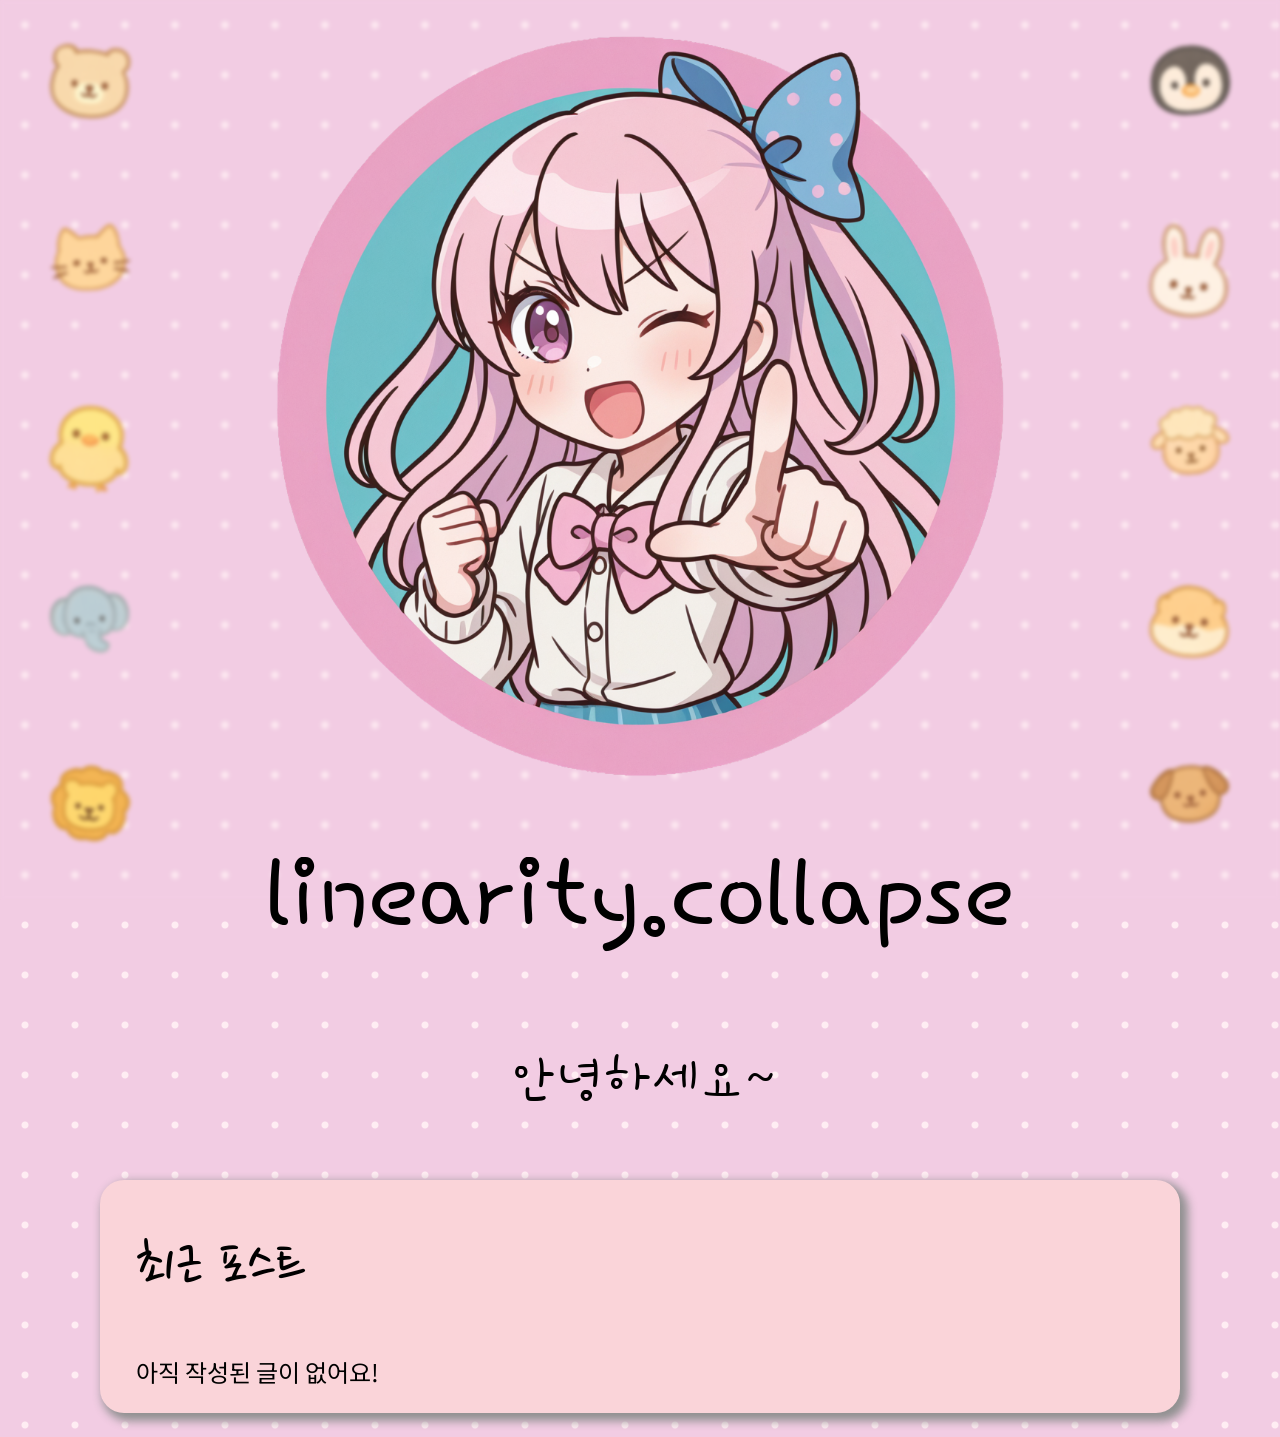
<file: index.html>
<!doctype html>
<html>
  <head>
    <meta charset="utf-8">
    <meta content="width=device-width, initial-scale=1" name="viewport">
    <link href="/styles/main.css" rel="preload">
    <link href="https://fonts.googleapis.com" rel="preconnect">
    <link crossorigin href="https://fonts.gstatic.com" rel="preconnect">
    <link href="https://fonts.googleapis.com/css2?family=Hi+Melody&family=Nanum+Pen+Script&family=Noto+Sans+KR:wght@100..900&family=Roboto+Flex:opsz,wght@8..144,100..1000&display=swap" rel="stylesheet">
    <link href="/styles/main.css" rel="stylesheet">
    <title>Main Page</title>
    <link href="/styles/mainpage.css" rel="stylesheet">
  </head>
  <body>
    <div>
      <div class="page-title-div">
        <div class="profile-pic-container">
          <image src="/static/img/profilepic.png">
        </div>
        <div class="page-intro-div">
          <p class="hi-melody-regular page-intro-title-text">
            linearity.collapse
          </p>
          <p class="hi-melody-regular page-intro-text">
            안녕하세요~
          </p>
        </div>
      </div>
      <div class="centered-div">
        <div class="latest-posts-div">
          <h2 class="nanum-pen-script-regular">최근 포스트</h2>
          <p class="noto-sans-kr">
            아직 작성된 글이 없어요!
          </p>
        </div>
      </div>
    </div>
    <div class="background-drawing">
      <image src="/static/img/bear.png">
      <image src="/static/img/cat.png">
      <image src="/static/img/chicken2.png">
      <image src="/static/img/elephant.png">
      <image src="/static/img/lion.png">
      <image src="/static/img/penguin.png">
      <image src="/static/img/rabbit.png">
      <image src="/static/img/sheep.png">
      <image src="/static/img/shibadog.png">
      <image src="/static/img/dog.png">
    </div>
    <div class="background-blur"></div>
  </body>
</html>
</file>
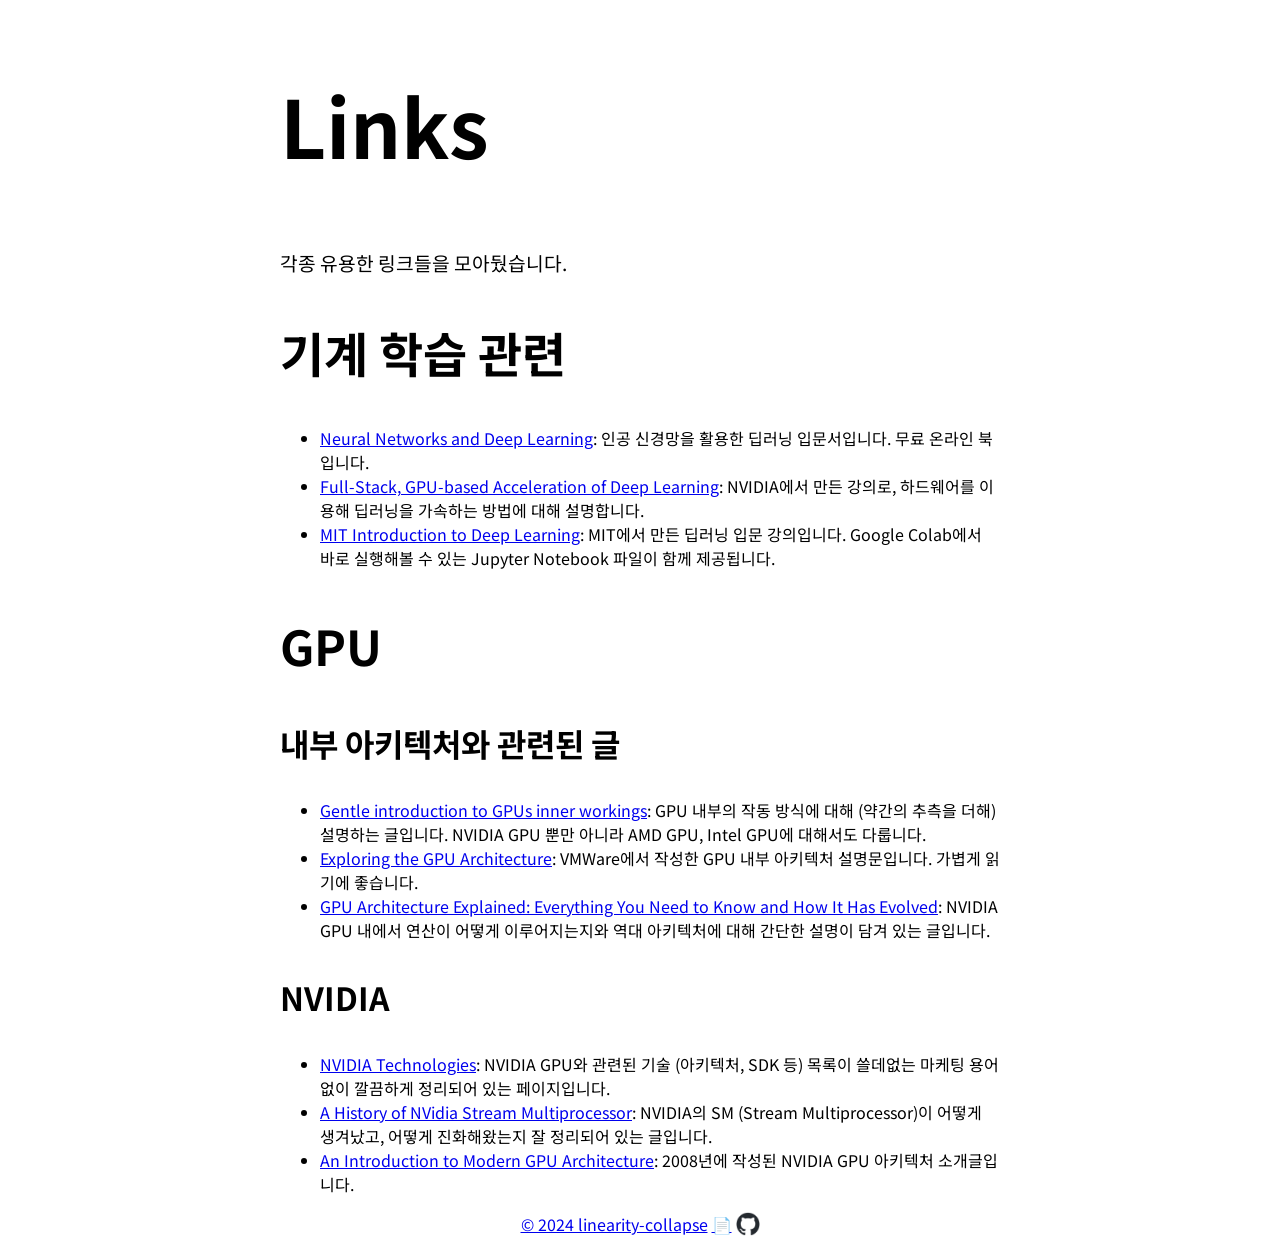
<file: links/index.html>
<!doctype html>
<html>
  <head>
    <meta charset="utf-8">
    <meta name="viewport" content="width=device-width, initial-scale=1" />
    <title>Links</title>
    <link rel="stylesheet" href="/static/css/globals.css">
  </head>
  <body>
    <main>
      <article class="main-article">
        <h1>Links</h1>
        <p>각종 유용한 링크들을 모아뒀습니다.</p>
        <section>
          <h2>기계 학습 관련</h2>
          <ul>
            <li>
              <a href="http://neuralnetworksanddeeplearning.com/">Neural Networks and Deep Learning</a>:
              인공 신경망을 활용한 딥러닝 입문서입니다. 무료 온라인 북입니다.
            </li>
            <li>
              <a href="https://nvlabs.github.io/EfficientDL/">Full-Stack, GPU-based Acceleration of Deep Learning</a>:
              NVIDIA에서 만든 강의로, 하드웨어를 이용해 딥러닝을 가속하는 방법에 대해 설명합니다.
            </li>
            <li>
              <a href="http://introtodeeplearning.com/">MIT Introduction to Deep Learning</a>:
              MIT에서 만든 딥러닝 입문 강의입니다. Google Colab에서 바로 실행해볼 수 있는 Jupyter Notebook 파일이 함께 제공됩니다.
            </li>
          </ul>
        </section>
        <section>
          <h2>GPU</h2>
          <h3>내부 아키텍처와 관련된 글</h3>
          <ul>
            <li>
              <a href="https://vksegfault.github.io/posts/gentle-intro-gpu-inner-workings/">Gentle introduction to GPUs inner workings</a>:
              GPU 내부의 작동 방식에 대해 (약간의 추측을 더해) 설명하는 글입니다. NVIDIA GPU 뿐만 아니라 AMD GPU, Intel GPU에 대해서도 다룹니다.
            </li>
            <li>
              <a href="https://core.vmware.com/resource/exploring-gpu-architecture">Exploring the GPU Architecture</a>:
              VMWare에서 작성한 GPU 내부 아키텍처 설명문입니다. 가볍게 읽기에 좋습니다.
            </li>
            <li>
              <a href="https://www.cherryservers.com/blog/everything-you-need-to-know-about-gpu-architecture">GPU Architecture Explained: Everything You Need to Know and How It Has Evolved</a>:
              NVIDIA GPU 내에서 연산이 어떻게 이루어지는지와 역대 아키텍처에 대해 간단한 설명이 담겨 있는 글입니다.
            </li>
          </ul>
          <h3>NVIDIA</h3>
          <ul>
            <li>
              <a href="https://www.nvidia.com/en-us/technologies/">NVIDIA Technologies</a>:
              NVIDIA GPU와 관련된 기술 (아키텍처, SDK 등) 목록이 쓸데없는 마케팅 용어 없이 깔끔하게 정리되어 있는 페이지입니다.
            </li>
            <li>
              <a href="https://fabiensanglard.net/cuda/">A History of NVidia Stream Multiprocessor</a>:
              NVIDIA의 SM (Stream Multiprocessor)이 어떻게 생겨났고, 어떻게 진화해왔는지 잘 정리되어 있는 글입니다.
            </li>
            <li>
              <a href="https://download.nvidia.com/developer/cuda/seminar/TDCI_Arch.pdf">An Introduction to Modern GPU Architecture</a>:
              2008년에 작성된 NVIDIA GPU 아키텍처 소개글입니다.
            </li>
          </ul>
        </section>
      </article>
    </main>
    <footer>
      <p class="footer-copyright">
        <a href="/">© 2024 linearity-collapse</a>
        <a href="/pages.html">&#x0001f4c4;</a>
        <a href="https://github.com/linearity-collapse">
          <img src="/static/img/github-mark.png" width="24" height="24" style="vertical-align: bottom;">
        </a>
      </p>
    </footer>
  </body>
</html>
</file>
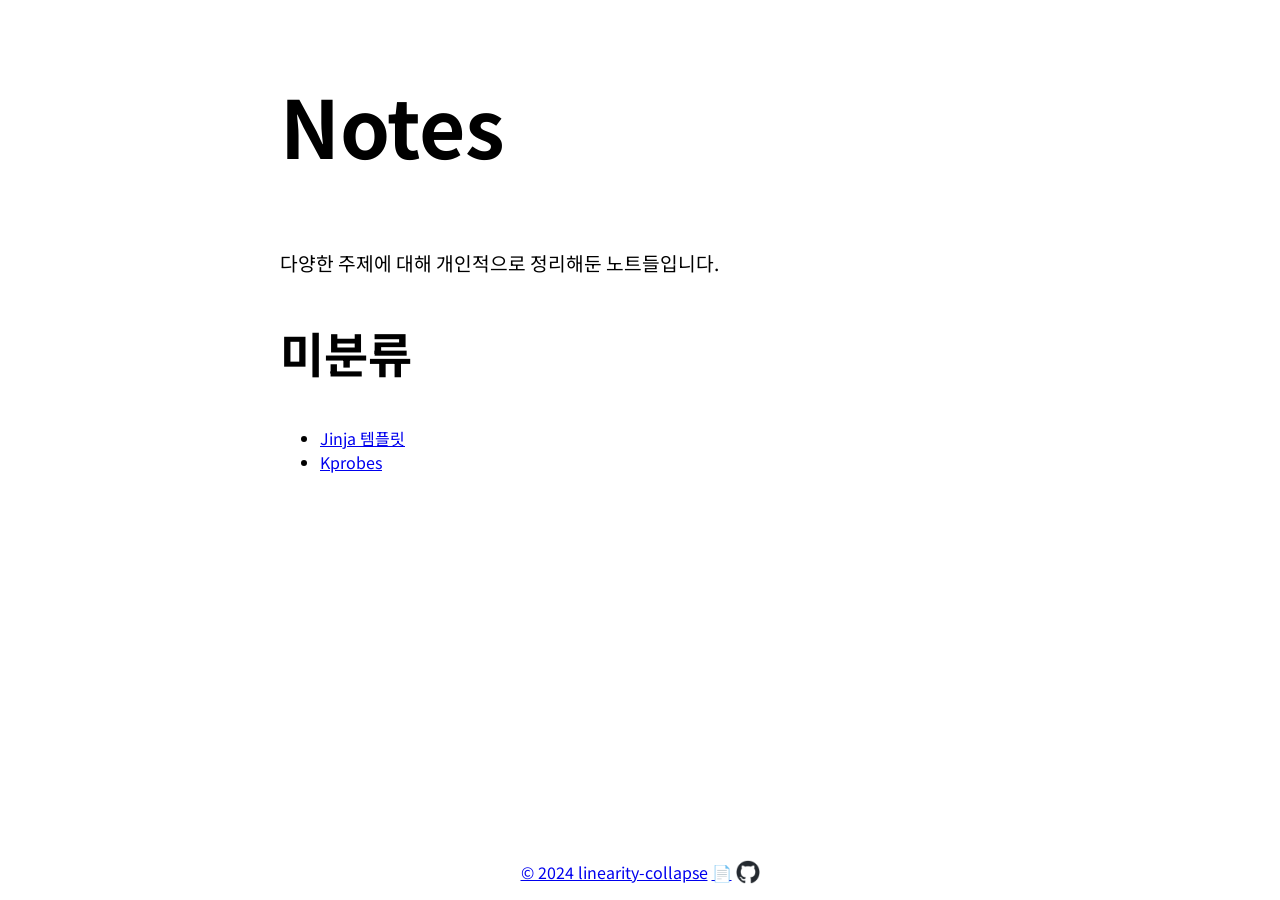
<file: notes/index.html>
<!doctype html>
<html>
  <head>
    <meta charset="utf-8">
    <meta name="viewport" content="width=device-width, initial-scale=1" />
    <title>Notes</title>
    <link rel="stylesheet" href="/static/css/globals.css">
  </head>
  <body>
    <main>
      <article class="main-article">
        <h1>Notes</h1>
        <p>다양한 주제에 대해 개인적으로 정리해둔 노트들입니다.</p>
        <section>
          <h2>미분류</h2>
          <ul>
            <li>
              <a href="./jinja/">Jinja 템플릿</a>
            </li>
            <li>
              <a href="./kprobes/">Kprobes</a>
            </li>
          </ul>
        </section>
      </article>
    </main>
    <footer>
      <p class="footer-copyright">
        <a href="/">© 2024 linearity-collapse</a>
        <a href="/pages.html">&#x0001f4c4;</a>
        <a href="https://github.com/linearity-collapse">
          <img src="/static/img/github-mark.png" width="24" height="24" style="vertical-align: bottom;">
        </a>
      </p>
    </footer>
  </body>
</html>
</file>
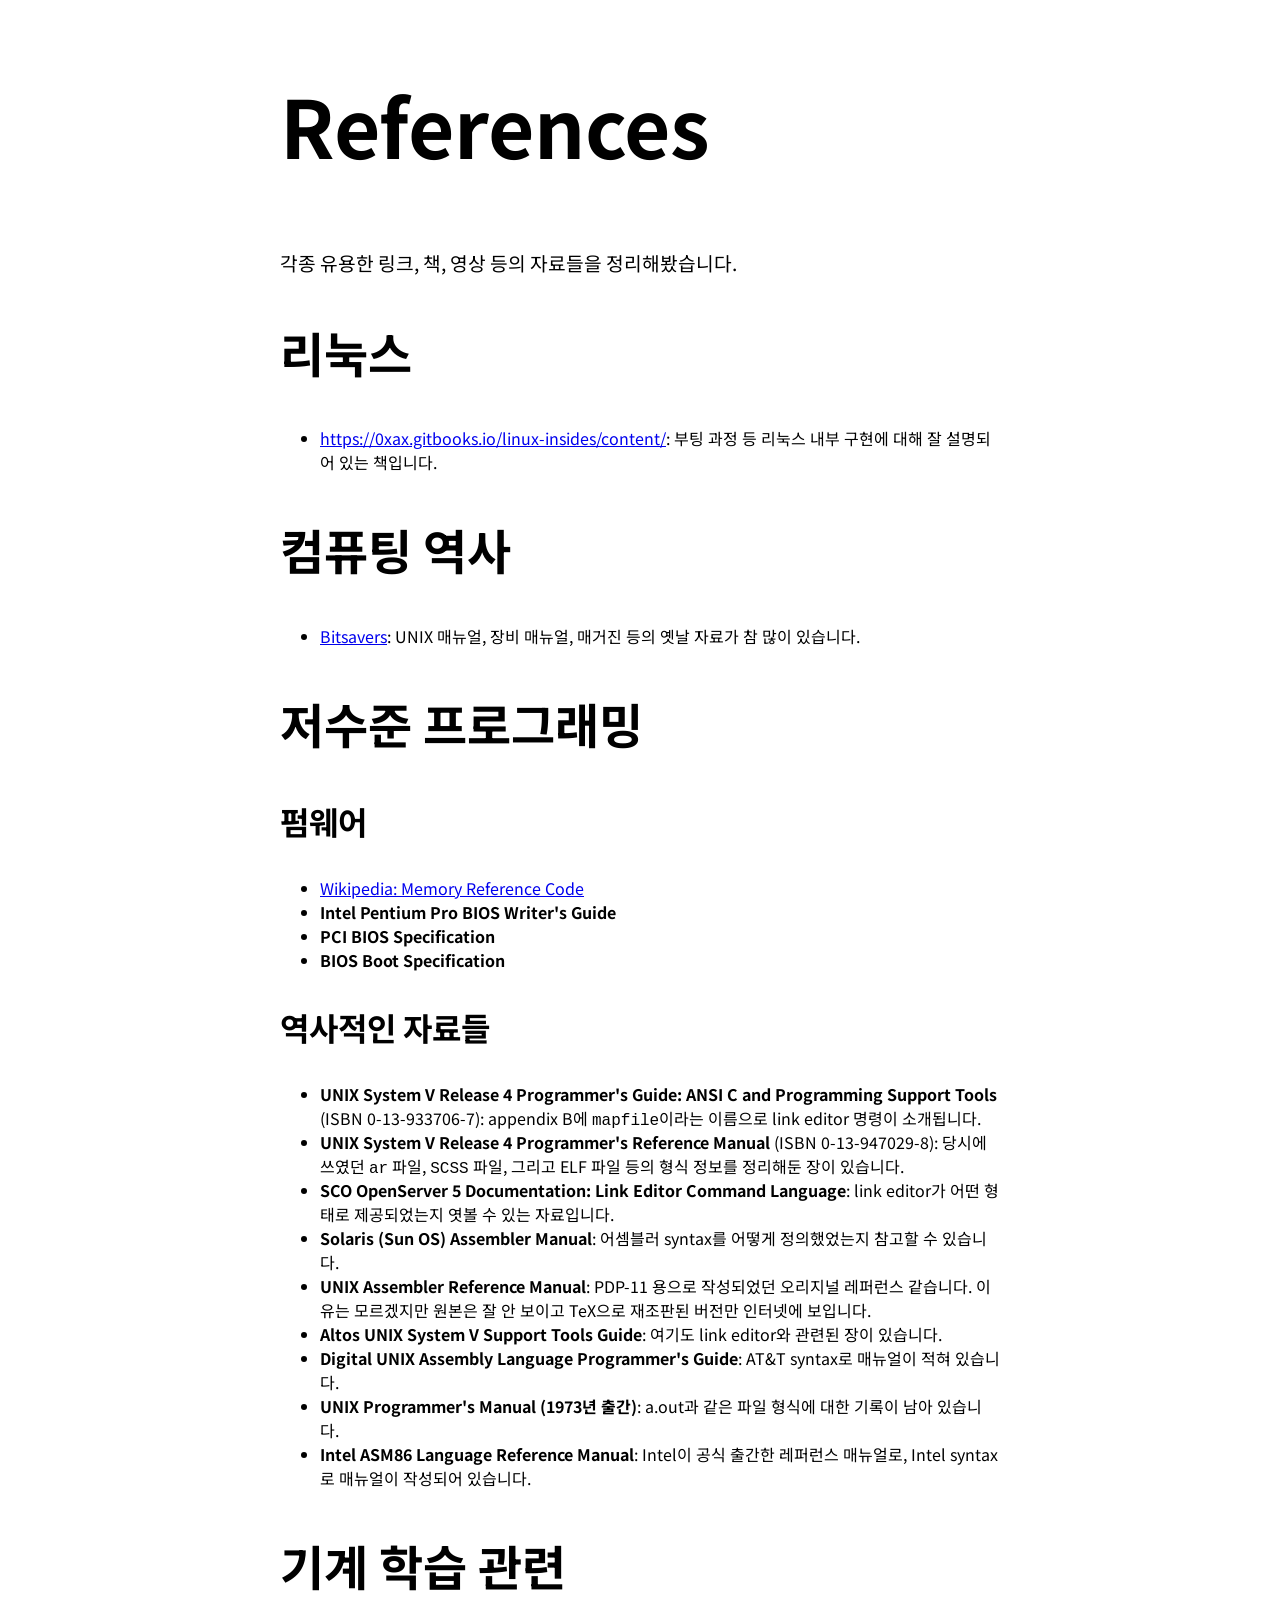
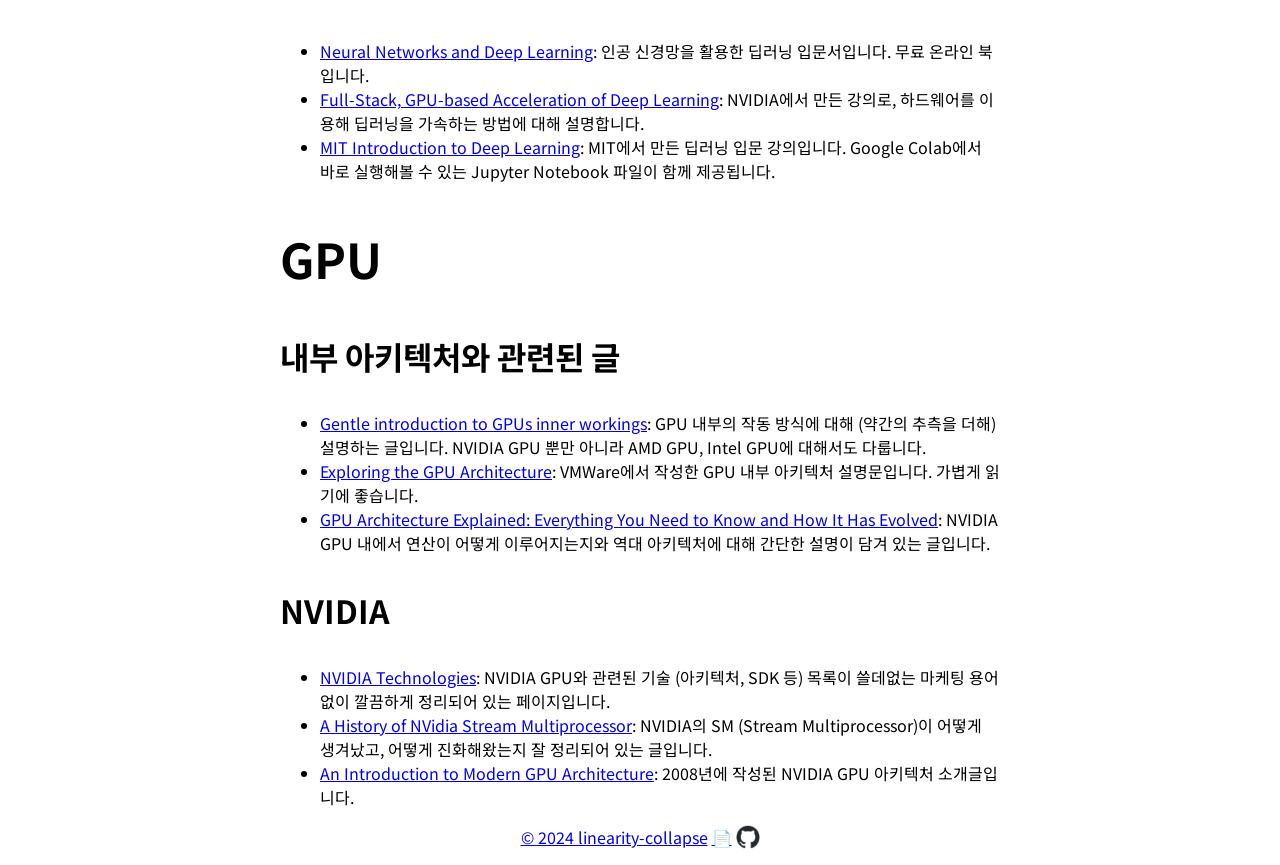
<file: references/index.html>
<!doctype html>
<html>
  <head>
    <meta charset="utf-8">
    <meta name="viewport" content="width=device-width, initial-scale=1" />
    <title>References</title>
    <link rel="stylesheet" href="/static/css/globals.css">
  </head>
  <body>
    <main>
      <article class="main-article">
        <h1>References</h1>
        <p>각종 유용한 링크, 책, 영상 등의 자료들을 정리해봤습니다.</p>
        <section>
          <h2>리눅스</h2>
          <ul>
            <li>
              <a href="https://0xax.gitbooks.io/linux-insides/content/">https://0xax.gitbooks.io/linux-insides/content/</a>:
              부팅 과정 등 리눅스 내부 구현에 대해 잘 설명되어 있는 책입니다.
            </li>
          </ul>
      
          <h2>컴퓨팅 역사</h2>
          <ul>
            <li>
              <a href="https://bitsavers.org/">Bitsavers</a>:
              UNIX 매뉴얼, 장비 매뉴얼, 매거진 등의 옛날 자료가 참 많이 있습니다.
            </li>
          </ul>
      
          <h2>저수준 프로그래밍</h2>
          <h3>펌웨어</h3>
          <ul>
            <li>
              <a href="https://en.wikipedia.org/wiki/Memory_Reference_Code">Wikipedia: Memory Reference Code</a>
            </li>
            <li>
              <strong>Intel Pentium Pro BIOS Writer's Guide</strong>
            </li>
            <li>
              <strong>PCI BIOS Specification</strong>
            </li>
            <li>
              <strong>BIOS Boot Specification</strong>
            </li>
          </ul>
      
          <h3>역사적인 자료들</h3>
          <ul>
            <li>
              <strong>UNIX System V Release 4 Programmer's Guide: ANSI C and Programming Support Tools</strong>
              <span>(ISBN 0-13-933706-7)</span>:
              appendix B에 <code>mapfile</code>이라는 이름으로 link editor 명령이 소개됩니다.
            </li>
            <li>
              <strong>UNIX System V Release 4 Programmer's Reference Manual</strong>
              <span>(ISBN 0-13-947029-8)</span>:
              당시에 쓰였던 <code>ar</code> 파일, <code>SCSS</code> 파일, 그리고 ELF
              파일 등의 형식 정보를 정리해둔 장이 있습니다.
            </li>
            <li>
              <strong>SCO OpenServer 5 Documentation: Link Editor Command Language</strong>:
              link editor가 어떤 형태로 제공되었는지 엿볼 수 있는 자료입니다.
            </li>
            <li>
              <strong>Solaris (Sun OS) Assembler Manual</strong>:
              어셈블러 syntax를 어떻게 정의했었는지 참고할 수 있습니다.
            </li>
            <li>
              <strong>UNIX Assembler Reference Manual</strong>:
              PDP-11 용으로 작성되었던 오리지널 레퍼런스 같습니다. 이유는 모르겠지만
              원본은 잘 안 보이고 TeX으로 재조판된 버전만 인터넷에 보입니다.
            </li>
            <li>
              <strong>Altos UNIX System V Support Tools Guide</strong>:
              여기도 link editor와 관련된 장이 있습니다.
            </li>
            <li>
              <strong>Digital UNIX Assembly Language Programmer's Guide</strong>:
              AT&amp;T syntax로 매뉴얼이 적혀 있습니다.
            </li>
            <li>
              <strong>UNIX Programmer's Manual (1973년 출간)</strong>:
              a.out과 같은 파일 형식에 대한 기록이 남아 있습니다.
            </li>
            <li>
              <strong>Intel ASM86 Language Reference Manual</strong>:
              Intel이 공식 출간한 레퍼런스 매뉴얼로, Intel syntax로 매뉴얼이 작성되어 있습니다.
            </li>
          </ul>
      
          <h2>기계 학습 관련</h2>
          <ul>
            <li>
              <a href="http://neuralnetworksanddeeplearning.com/">Neural Networks and Deep Learning</a>:
              인공 신경망을 활용한 딥러닝 입문서입니다. 무료 온라인 북입니다.
            </li>
            <li>
              <a href="https://nvlabs.github.io/EfficientDL/">Full-Stack, GPU-based Acceleration of Deep Learning</a>:
              NVIDIA에서 만든 강의로, 하드웨어를 이용해 딥러닝을 가속하는 방법에 대해 설명합니다.
            </li>
            <li>
              <a href="http://introtodeeplearning.com/">MIT Introduction to Deep Learning</a>:
              MIT에서 만든 딥러닝 입문 강의입니다. Google Colab에서 바로 실행해볼 수 있는 Jupyter Notebook 파일이 함께 제공됩니다.
            </li>
          </ul>
        </section>
        <section>
          <h2>GPU</h2>
          <h3>내부 아키텍처와 관련된 글</h3>
          <ul>
            <li>
              <a href="https://vksegfault.github.io/posts/gentle-intro-gpu-inner-workings/">Gentle introduction to GPUs inner workings</a>:
              GPU 내부의 작동 방식에 대해 (약간의 추측을 더해) 설명하는 글입니다. NVIDIA GPU 뿐만 아니라 AMD GPU, Intel GPU에 대해서도 다룹니다.
            </li>
            <li>
              <a href="https://core.vmware.com/resource/exploring-gpu-architecture">Exploring the GPU Architecture</a>:
              VMWare에서 작성한 GPU 내부 아키텍처 설명문입니다. 가볍게 읽기에 좋습니다.
            </li>
            <li>
              <a href="https://www.cherryservers.com/blog/everything-you-need-to-know-about-gpu-architecture">GPU Architecture Explained: Everything You Need to Know and How It Has Evolved</a>:
              NVIDIA GPU 내에서 연산이 어떻게 이루어지는지와 역대 아키텍처에 대해 간단한 설명이 담겨 있는 글입니다.
            </li>
          </ul>
          <h3>NVIDIA</h3>
          <ul>
            <li>
              <a href="https://www.nvidia.com/en-us/technologies/">NVIDIA Technologies</a>:
              NVIDIA GPU와 관련된 기술 (아키텍처, SDK 등) 목록이 쓸데없는 마케팅 용어 없이 깔끔하게 정리되어 있는 페이지입니다.
            </li>
            <li>
              <a href="https://fabiensanglard.net/cuda/">A History of NVidia Stream Multiprocessor</a>:
              NVIDIA의 SM (Stream Multiprocessor)이 어떻게 생겨났고, 어떻게 진화해왔는지 잘 정리되어 있는 글입니다.
            </li>
            <li>
              <a href="https://download.nvidia.com/developer/cuda/seminar/TDCI_Arch.pdf">An Introduction to Modern GPU Architecture</a>:
              2008년에 작성된 NVIDIA GPU 아키텍처 소개글입니다.
            </li>
          </ul>
        </section>
      </article>
    </main>
    <footer>
      <p class="footer-copyright">
        <a href="/">© 2024 linearity-collapse</a>
        <a href="/pages.html">&#x0001f4c4;</a>
        <a href="https://github.com/linearity-collapse">
          <img src="/static/img/github-mark.png" width="24" height="24" style="vertical-align: bottom;">
        </a>
      </p>
    </footer>
  </body>
</html>
</file>
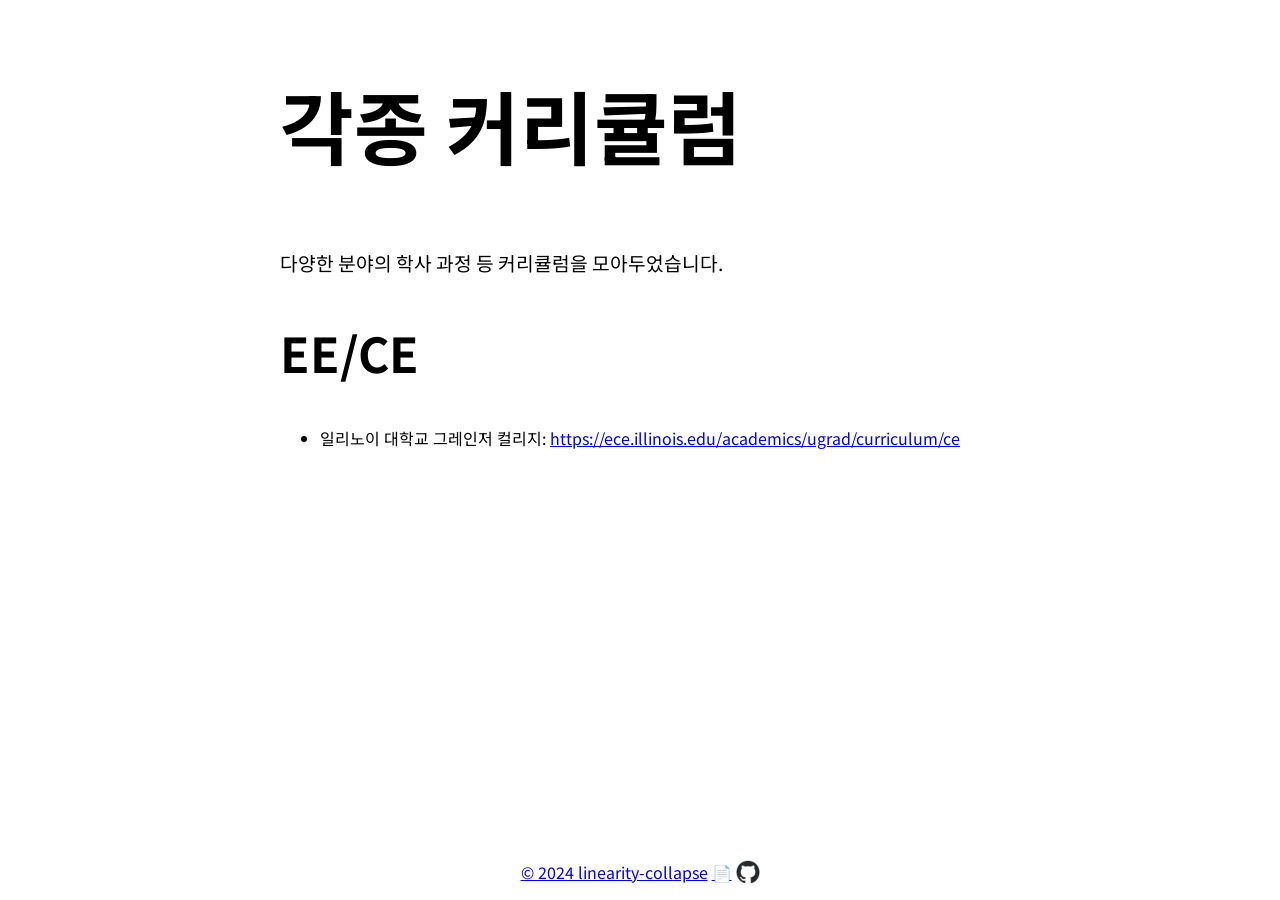
<file: notes/curriculums/index.html>
<!doctype html>
<html>
  <head>
    <meta charset="utf-8">
    <meta name="viewport" content="width=device-width, initial-scale=1" />
    <title>각종 커리큘럼</title>
    <link rel="stylesheet" href="/static/css/globals.css">
  </head>
  <body>
    <main>
      <article class="main-article">
        <h1>각종 커리큘럼</h1>
        <p>다양한 분야의 학사 과정 등 커리큘럼을 모아두었습니다.</p>
        <section>
          <h2>EE/CE</h2>
          <ul>
            <li>
              일리노이 대학교 그레인저 컬리지:
              <a href="https://ece.illinois.edu/academics/ugrad/curriculum/ce">https://ece.illinois.edu/academics/ugrad/curriculum/ce</a>
            </li>
          </ul>
        </section>
      </article>
    </main>
    <footer>
      <p class="footer-copyright">
        <a href="/">© 2024 linearity-collapse</a>
        <a href="/pages.html">&#x0001f4c4;</a>
        <a href="https://github.com/linearity-collapse">
          <img src="/static/img/github-mark.png" width="24" height="24" style="vertical-align: bottom;">
        </a>
      </p>
    </footer>
  </body>
</html>
</file>
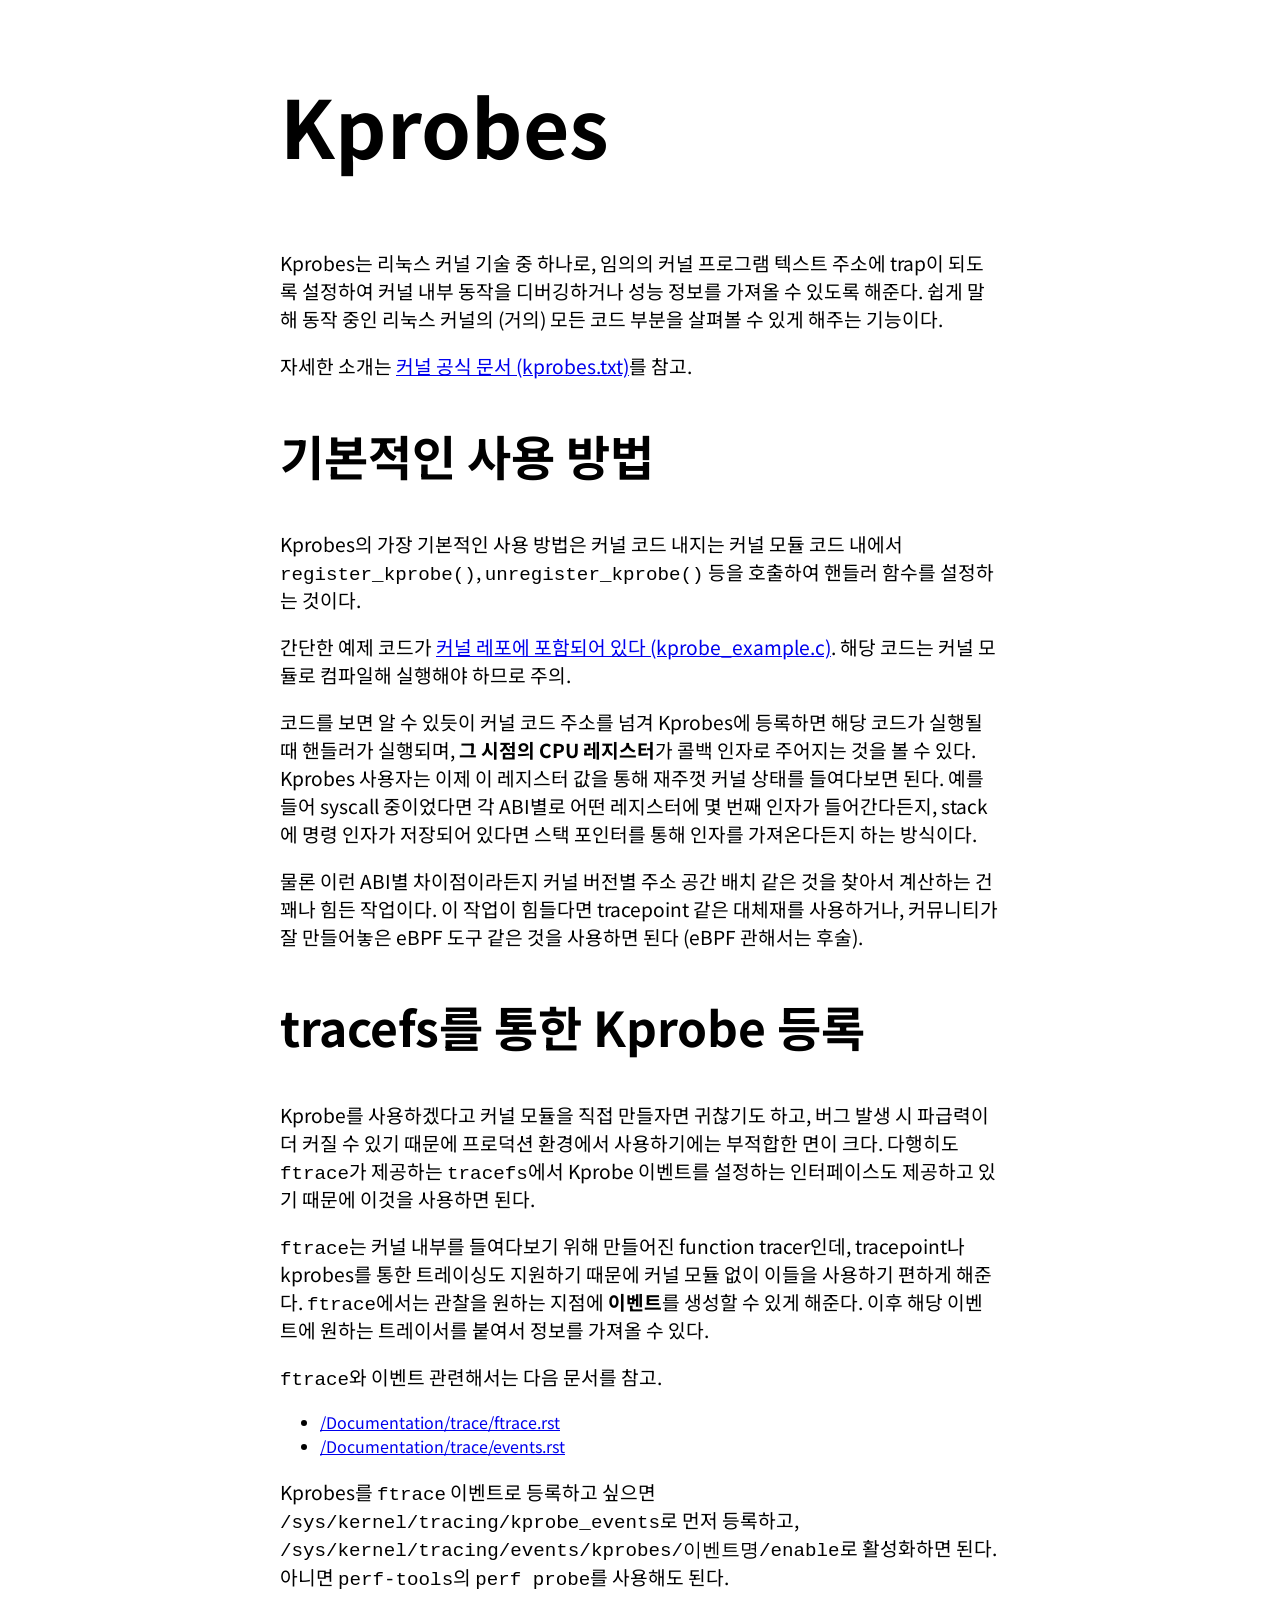
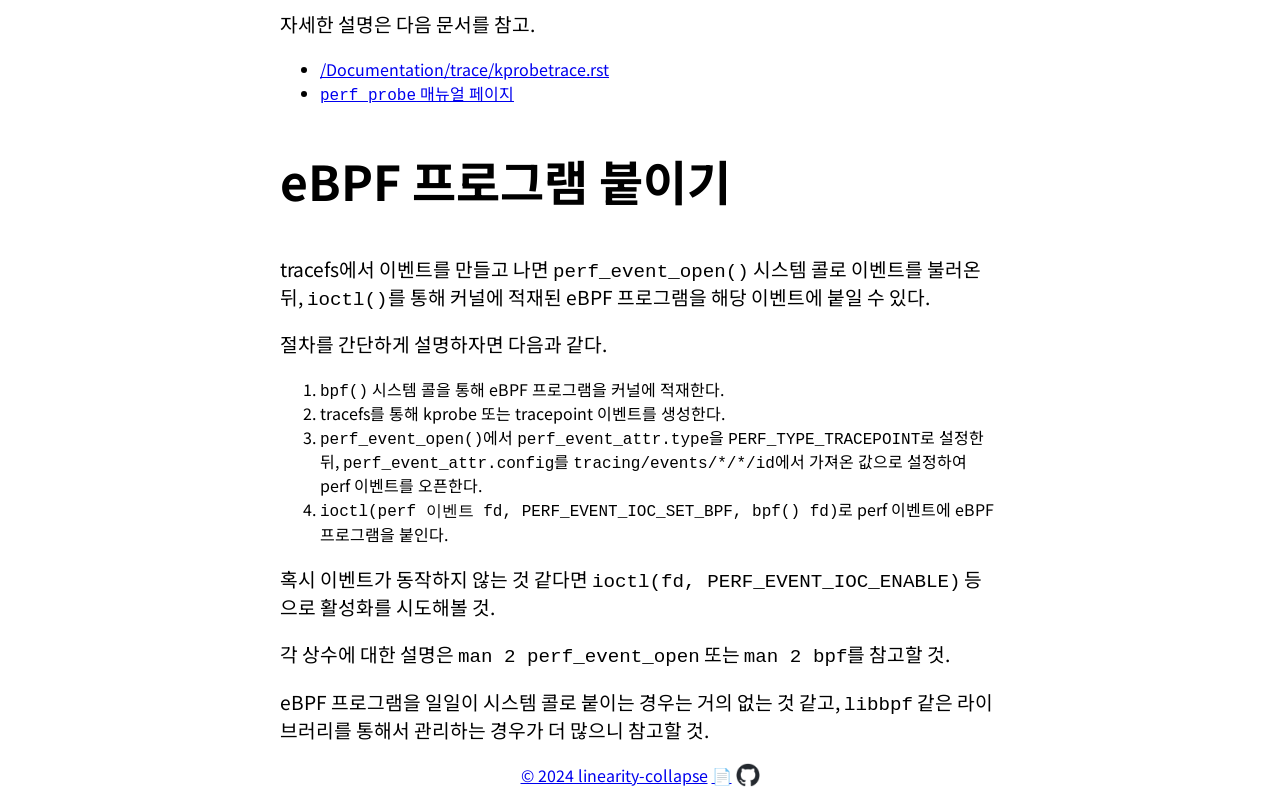
<file: notes/kprobes/index.html>
<!doctype html>
<html>
  <head>
    <meta charset="utf-8">
    <meta name="viewport" content="width=device-width, initial-scale=1" />
    <title>Kprobes</title>
    <link rel="stylesheet" href="/static/css/globals.css">
  </head>
  <body>
    <main>
      <article class="main-article">
        <h1>Kprobes</h1>
        <p>
          Kprobes는 리눅스 커널 기술 중 하나로, 임의의 커널 프로그램 텍스트 주소에
          trap이 되도록 설정하여 커널 내부 동작을 디버깅하거나 성능 정보를 가져올 수
          있도록 해준다. 쉽게 말해 동작 중인 리눅스 커널의 (거의) 모든 코드 부분을
          살펴볼 수 있게 해주는 기능이다.
        </p>
        <p>
          자세한 소개는 <a href="https://www.kernel.org/doc/Documentation/kprobes.txt">커널 공식 문서 (kprobes.txt)</a>를 참고.
        </p>
      
        <h2>기본적인 사용 방법</h2>
        <p>
          Kprobes의 가장 기본적인 사용 방법은 커널 코드 내지는 커널 모듈 코드 내에서
          <code>register_kprobe()</code>, <code>unregister_kprobe()</code> 등을
          호출하여 핸들러 함수를 설정하는 것이다.
        </p>
        <p>
          간단한 예제 코드가 <a href="https://github.com/torvalds/linux/blob/master/samples/kprobes/kprobe_example.c">커널 레포에 포함되어 있다 (kprobe_example.c)</a>.
          해당 코드는 커널 모듈로 컴파일해 실행해야 하므로 주의.
        </p>
        <p>
          코드를 보면 알 수 있듯이 커널 코드 주소를 넘겨 Kprobes에 등록하면 해당
          코드가 실행될 때 핸들러가 실행되며, <strong>그 시점의 CPU
          레지스터</strong>가 콜백 인자로 주어지는 것을 볼 수 있다. Kprobes 사용자는
          이제 이 레지스터 값을 통해 재주껏 커널 상태를 들여다보면 된다. 예를 들어
          syscall 중이었다면 각 ABI별로 어떤 레지스터에 몇 번째 인자가 들어간다든지,
          stack에 명령 인자가 저장되어 있다면 스택 포인터를 통해 인자를 가져온다든지
          하는 방식이다.
        </p>
        <p>
          물론 이런 ABI별 차이점이라든지 커널 버전별 주소 공간 배치 같은 것을 찾아서
          계산하는 건 꽤나 힘든 작업이다. 이 작업이 힘들다면 tracepoint 같은
          대체재를 사용하거나, 커뮤니티가 잘 만들어놓은 eBPF 도구 같은 것을 사용하면
          된다 (eBPF 관해서는 후술).
        </p>
      
        <h2>tracefs를 통한 Kprobe 등록</h2>
        <p>
          Kprobe를 사용하겠다고 커널 모듈을 직접 만들자면 귀찮기도 하고, 버그 발생
          시 파급력이 더 커질 수 있기 때문에 프로덕션 환경에서 사용하기에는 부적합한
          면이 크다. 다행히도 <code>ftrace</code>가 제공하는
          <code>tracefs</code>에서 Kprobe 이벤트를 설정하는 인터페이스도 제공하고
          있기 때문에 이것을 사용하면 된다.
        </p>
        <p>
          <code>ftrace</code>는 커널 내부를 들여다보기 위해 만들어진 function
          tracer인데, tracepoint나 kprobes를 통한 트레이싱도 지원하기 때문에 커널
          모듈 없이 이들을 사용하기 편하게 해준다. <code>ftrace</code>에서는
          관찰을 원하는 지점에 <strong>이벤트</strong>를 생성할 수 있게 해준다.
          이후 해당 이벤트에 원하는 트레이서를 붙여서 정보를 가져올 수 있다.
        </p>
        <p>
          <code>ftrace</code>와 이벤트 관련해서는 다음 문서를 참고.
        </p>
        <ul>
          <li><a href="https://www.kernel.org/doc/Documentation/trace/ftrace.rst">/Documentation/trace/ftrace.rst</a></li>
          <li><a href="https://www.kernel.org/doc/Documentation/trace/events.rst">/Documentation/trace/events.rst</a></li>
        </ul>
        <p>
          Kprobes를 <code>ftrace</code> 이벤트로 등록하고 싶으면
          <code>/sys/kernel/tracing/kprobe_events</code>로 먼저 등록하고,
          <code>/sys/kernel/tracing/events/kprobes/이벤트명/enable</code>로
          활성화하면 된다. 아니면 <code>perf-tools</code>의 <code>perf
          probe</code>를 사용해도 된다.
        </p>
        <p>
          자세한 설명은 다음 문서를 참고.
        </p>
        <ul>
          <li><a href="https://www.kernel.org/doc/Documentation/trace/kprobetrace.rst">/Documentation/trace/kprobetrace.rst</a></li>
          <li><a href="https://man7.org/linux/man-pages/man1/perf-probe.1.html"><code>perf probe</code> 매뉴얼 페이지</a></li>
        </ul>
      
        <h2>eBPF 프로그램 붙이기</h2>
        <p>
          tracefs에서 이벤트를 만들고 나면 <code>perf_event_open()</code> 시스템
          콜로 이벤트를 불러온 뒤, <code>ioctl()</code>를 통해 커널에 적재된 eBPF
          프로그램을 해당 이벤트에 붙일 수 있다.
        </p>
        <p>
          절차를 간단하게 설명하자면 다음과 같다.
        </p>
        <ol>
          <li>
            <code>bpf()</code> 시스템 콜을 통해 eBPF 프로그램을 커널에 적재한다.
          </li>
          <li>
            tracefs를 통해 kprobe 또는 tracepoint 이벤트를 생성한다.
          </li>
          <li>
            <code>perf_event_open()</code>에서 <code>perf_event_attr.type</code>을
            <code>PERF_TYPE_TRACEPOINT</code>로 설정한 뒤,
            <code>perf_event_attr.config</code>를
            <code>tracing/events/*/*/id</code>에서 가져온 값으로 설정하여 perf
            이벤트를 오픈한다.
          </li>
          <li>
            <code>ioctl(perf 이벤트 fd, PERF_EVENT_IOC_SET_BPF, bpf() fd)</code>로
            perf 이벤트에 eBPF 프로그램을 붙인다.
          </li>
        </ol>
        <p>
          혹시 이벤트가 동작하지 않는 것 같다면
          <code>ioctl(fd, PERF_EVENT_IOC_ENABLE)</code> 등으로 활성화를 시도해볼 것.
        </p>
        <p>
          각 상수에 대한 설명은 <code>man 2 perf_event_open</code> 또는
          <code>man 2 bpf</code>를 참고할 것.
        </p>
        <p>
          eBPF 프로그램을 일일이 시스템 콜로 붙이는 경우는 거의 없는 것 같고,
          <code>libbpf</code> 같은 라이브러리를 통해서 관리하는 경우가 더 많으니
          참고할 것.
        </p>
      </article>
    </main>
    <footer>
      <p class="footer-copyright">
        <a href="/">© 2024 linearity-collapse</a>
        <a href="/pages.html">&#x0001f4c4;</a>
        <a href="https://github.com/linearity-collapse">
          <img src="/static/img/github-mark.png" width="24" height="24" style="vertical-align: bottom;">
        </a>
      </p>
    </footer>
  </body>
</html>
</file>
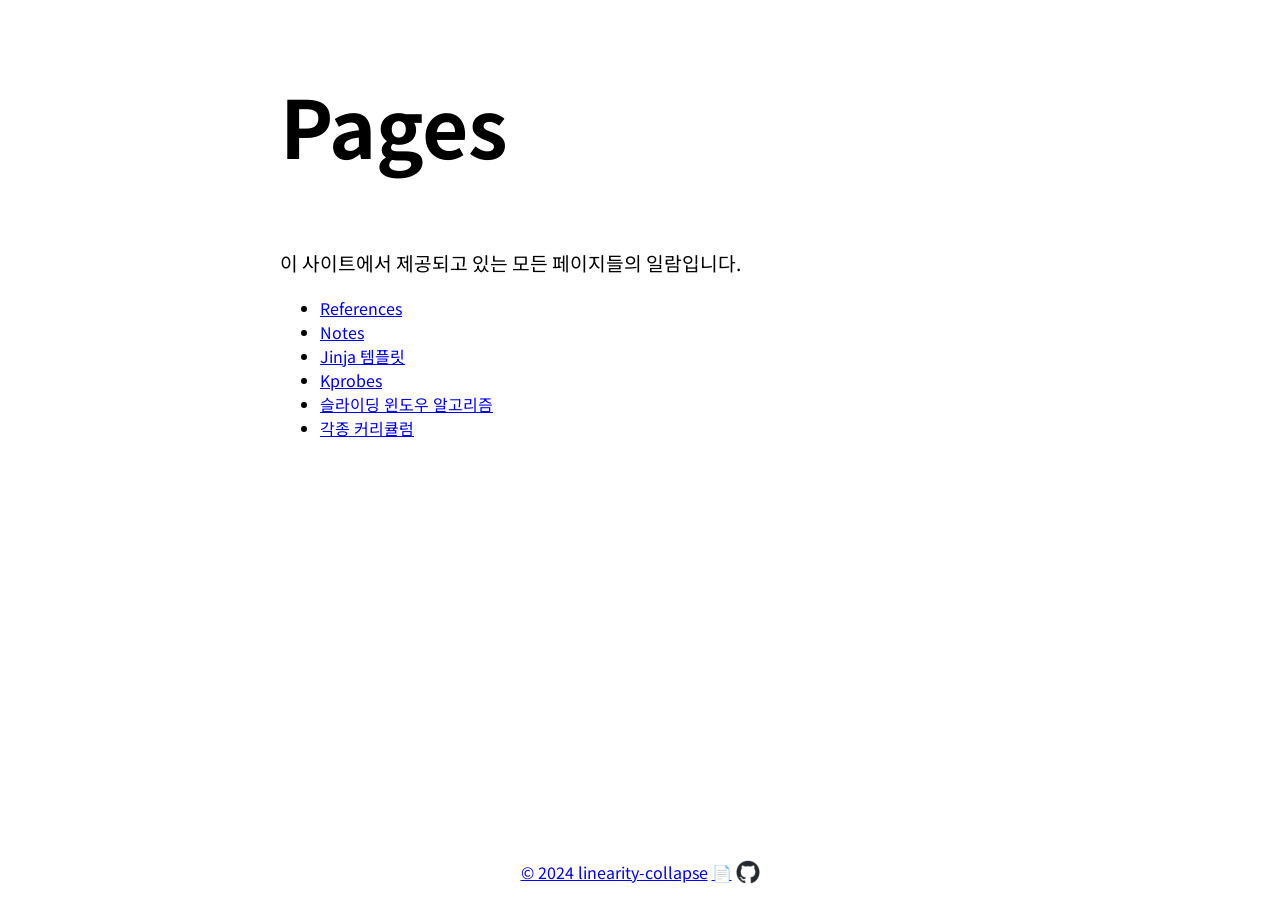
<file: pages.html>
<!doctype html>
<html>
  <head>
    <meta charset="utf-8">
    <meta name="viewport" content="width=device-width, initial-scale=1" />
    <title>Pages</title>
    <link rel="stylesheet" href="/static/css/globals.css">
  </head>
  <body>
    <main>
      <article class="main-article">
        <h1>Pages</h1>
        <p>이 사이트에서 제공되고 있는 모든 페이지들의 일람입니다.</p>
        <ul id="pages-list">
        </ul>
      </article>
    </main>
    <footer>
      <p class="footer-copyright">
        <a href="/">© 2024 linearity-collapse</a>
        <a href="/pages.html">&#x0001f4c4;</a>
        <a href="https://github.com/linearity-collapse">
          <img src="/static/img/github-mark.png" width="24" height="24" style="vertical-align: bottom;">
        </a>
      </p>
    </footer>
    <script src="search.js"></script>
    <script src="pages.js"></script>
  </body>
</html>
</file>
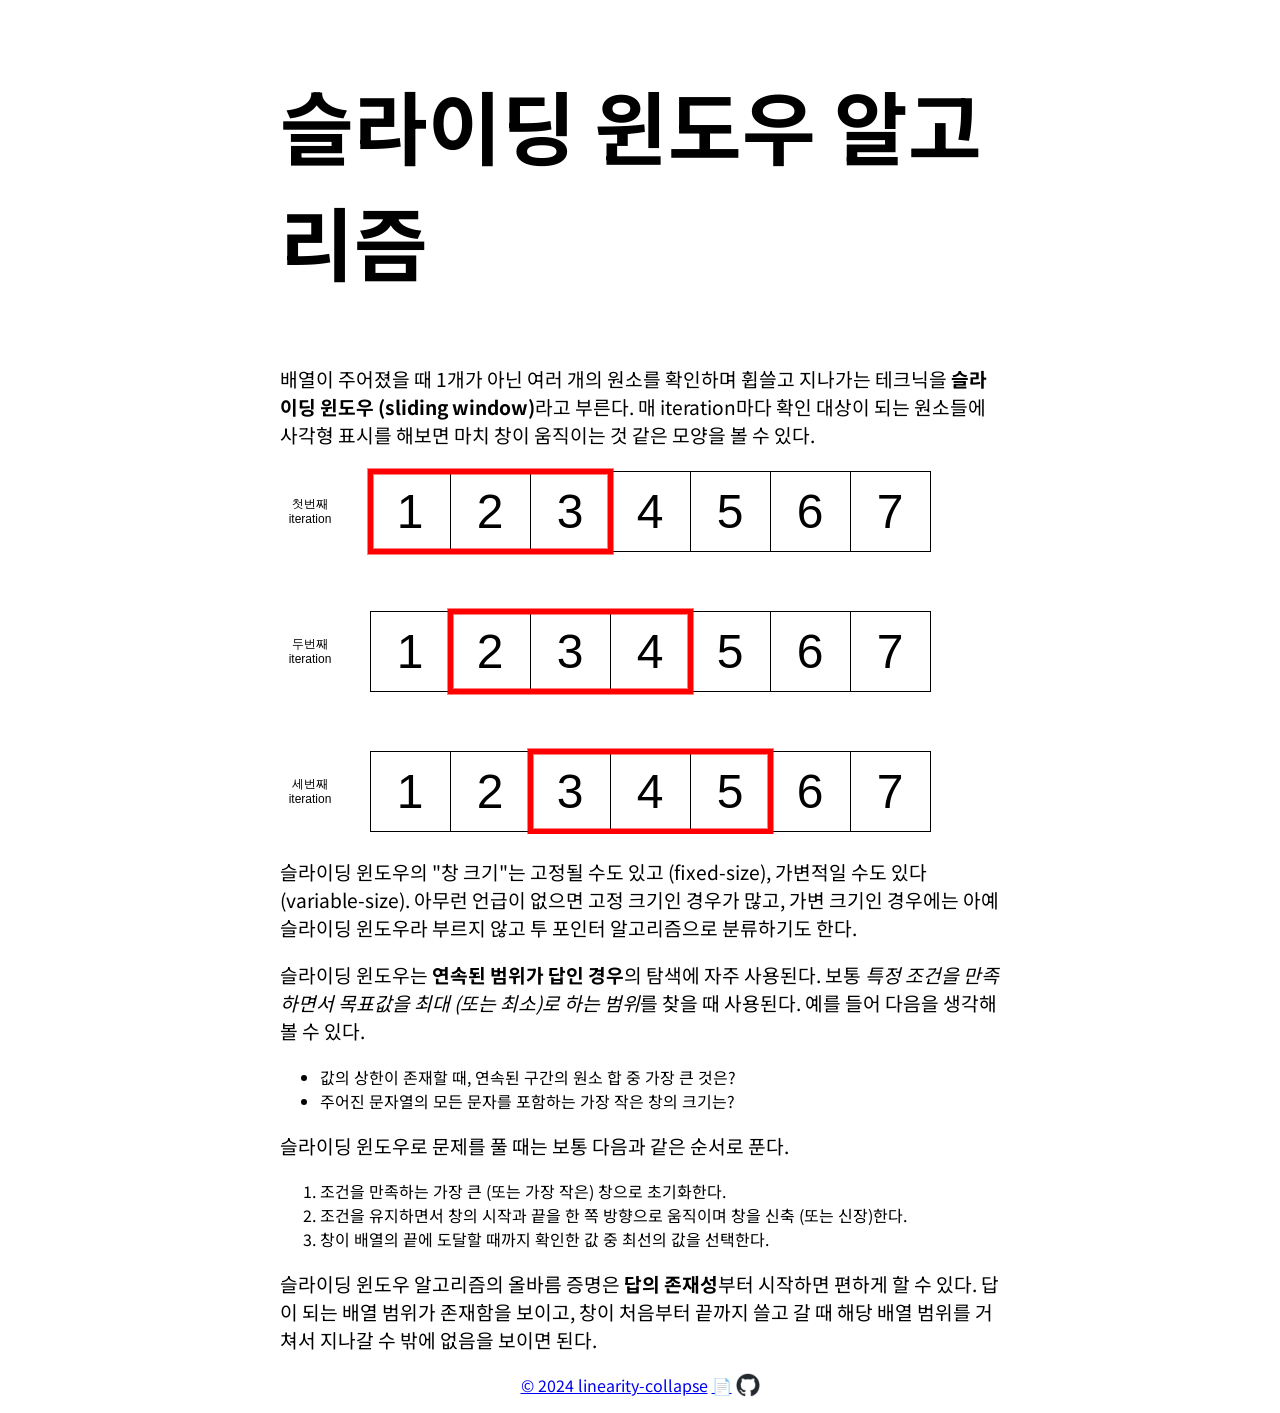
<file: notes/sliding-window.html>
<!doctype html>
<html>
  <head>
    <meta charset="utf-8">
    <meta name="viewport" content="width=device-width, initial-scale=1" />
    <title>슬라이딩 윈도우 알고리즘</title>
    <link rel="stylesheet" href="/static/css/globals.css">
  </head>
  <body>
    <main>
      <article class="main-article">
        <h1>슬라이딩 윈도우 알고리즘</h1>
        <p>
          배열이 주어졌을 때 1개가 아닌 여러 개의 원소를 확인하며 휩쓸고 지나가는
          테크닉을 <strong>슬라이딩 윈도우 (sliding window)</strong>라고 부른다.
          매 iteration마다 확인 대상이 되는 원소들에 사각형 표시를 해보면 마치 창이
          움직이는 것 같은 모양을 볼 수 있다.
        </p>
        <img src="./sliding-window.drawio.png">
        <p>
          슬라이딩 윈도우의 "창 크기"는 고정될 수도 있고 (fixed-size), 가변적일 수도
          있다 (variable-size). 아무런 언급이 없으면 고정 크기인 경우가 많고, 가변
          크기인 경우에는 아예 슬라이딩 윈도우라 부르지 않고 투 포인터 알고리즘으로
          분류하기도 한다.
        </p>
        <p>
          슬라이딩 윈도우는 <strong>연속된 범위가 답인 경우</strong>의 탐색에 자주
          사용된다. 보통 <em>특정 조건을 만족하면서 목표값을 최대 (또는 최소)로 하는
          범위</em>를 찾을 때 사용된다. 예를 들어 다음을 생각해볼 수 있다.
        </p>
        <ul>
          <li>값의 상한이 존재할 때, 연속된 구간의 원소 합 중 가장 큰 것은?</li>
          <li>주어진 문자열의 모든 문자를 포함하는 가장 작은 창의 크기는?</li>
        </ul>
        <p>
          슬라이딩 윈도우로 문제를 풀 때는 보통 다음과 같은 순서로 푼다.
        </p>
        <ol>
          <li>조건을 만족하는 가장 큰 (또는 가장 작은) 창으로 초기화한다.</li>
          <li>
            조건을 유지하면서 창의 시작과 끝을 한 쪽 방향으로 움직이며 창을 신축
            (또는 신장)한다.
          </li>
          <li>창이 배열의 끝에 도달할 때까지 확인한 값 중 최선의 값을 선택한다.</li>
        </ol>
        <p>
          슬라이딩 윈도우 알고리즘의 올바름 증명은 <strong>답의 존재성</strong>부터
          시작하면 편하게 할 수 있다. 답이 되는 배열 범위가 존재함을 보이고, 창이
          처음부터 끝까지 쓸고 갈 때 해당 배열 범위를 거쳐서 지나갈 수 밖에 없음을
          보이면 된다.
        </p>
      </article>
    </main>
    <footer>
      <p class="footer-copyright">
        <a href="/">© 2024 linearity-collapse</a>
        <a href="/pages.html">&#x0001f4c4;</a>
        <a href="https://github.com/linearity-collapse">
          <img src="/static/img/github-mark.png" width="24" height="24" style="vertical-align: bottom;">
        </a>
      </p>
    </footer>
  </body>
</html>
</file>
<file: styles/main.css>
body {
  margin: 0;
  padding: 0;
  background-color: #F2CCE3;
}

h1 {
  font-size: 120px;
}

* {
  box-sizing: border-box;
}

* {
  font-family: "Noto Sans KR", sans-serif;
  font-optical-sizing: auto;
  font-weight: 400;    /* from 100 to 900 */
  font-style: normal;
  font-size: 24px;
}

.roboto-flex {
  font-family: "Roboto Flex", sans-serif;
  font-optical-sizing: auto;
  font-weight: 300;    /* from 100 to 1000 */
  font-style: normal;
  font-variation-settings:
    "slnt" 0,
    "wdth" 100,
    "GRAD" 0,
    "XOPQ" 96,
    "XTRA" 468,
    "YOPQ" 79,
    "YTAS" 750,
    "YTDE" -203,
    "YTFI" 738,
    "YTLC" 514,
    "YTUC" 712;
}

.hi-melody-regular {
  font-family: "Hi Melody", sans-serif;
  font-weight: 400;
  font-style: normal;
}

.noto-sans-kr {
  font-family: "Noto Sans KR", sans-serif;
  font-optical-sizing: auto;
  font-weight: 400;    /* from 100 to 900 */
  font-style: normal;
}

.nanum-pen-script-regular {
  font-family: "Nanum Pen Script", cursive;
  font-weight: 400;
  font-style: normal;
}

.background-blur {
  position: fixed;
  top: 0;
  left: 0;
  height: 100vh;
  width: 100vw;
  backdrop-filter: blur(2px);
  z-index: -50;
}

.background-drawing {
  position: fixed;
  width: 200vw;
  height: 200vh;
  top: 0;
  left: 0;
  z-index: -100;
  background: radial-gradient(circle at 25px 25px, #FFEDF3 3px, #F2CCE3 4px) 0 0 / 50px 50px;
}

.background-drawing img {
  position: fixed;
  width: 80px;
  height: auto;
}

.background-drawing img:nth-child(1) {
  top: 5vh;
  left: 50px;
  transform: rotate(5deg);
}

.background-drawing img:nth-child(2) {
  top: 25vh;
  left: 50px;
  transform: rotate(-5deg);
}

.background-drawing img:nth-child(3) {
  top: 45vh;
  left: 50px;
  transform: rotate(5deg);
}

.background-drawing img:nth-child(4) {
  top: 65vh;
  left: 50px;
  transform: rotate(-5deg);
}

.background-drawing img:nth-child(5) {
  top: 85vh;
  left: 50px;
  transform: rotate(5deg);
}

.background-drawing img:nth-child(6) {
  top: 5vh;
  right: 50px;
  transform: rotate(-5deg);
}

.background-drawing img:nth-child(7) {
  top: 25vh;
  right: 50px;
  transform: rotate(5deg);
}

.background-drawing img:nth-child(8) {
  top: 45vh;
  right: 50px;
  transform: rotate(-5deg);
}

.background-drawing img:nth-child(9) {
  top: 65vh;
  right: 50px;
  transform: rotate(5deg);
}

.background-drawing img:nth-child(10) {
  top: 85vh;
  right: 50px;
  transform: rotate(-5deg);
}
</file>
<file: styles/mainpage.css>
.page-title-div {
  display: flex;
  justify-content: center;
  flex-wrap: wrap;
  column-gap: 24px;
}

.profile-pic-container {
  flex-shrink: 1;
  max-width: 800px;
  padding: 36px;
}

.profile-pic-container img {
  max-width: 100%;
  width: auto;
  height: auto;
}

.page-intro-div {
  display: flex;
  flex-shrink: 1;
  flex-direction: column;
  justify-content: center;
  max-width: 800px;
}

.page-intro-title-text {
  font-size: 132px;
  margin: 0;
}

.page-intro-text {
  font-size: 60px;
  text-align: center;
}

@media (max-width: 850px) {
  .page-intro-title-text {
    font-size: 96px;
    margin: 0;
  }

  .page-intro-text {
    font-size: 54px;
    text-align: center;
  }
}

@media (max-width: 570px) {
  .page-intro-title-text {
    font-size: 60px;
    margin: 0;
  }

  .page-intro-text {
    font-size: 48px;
    text-align: center;
  }
}

@media (max-width: 345px) {
  .page-intro-title-text {
    font-size: 48px;
    margin: 0;
  }

  .page-intro-text {
    font-size: 36px;
    text-align: center;
  }
}

.centered-div {
  display: flex;
  justify-content: center;
}

.latest-posts-div {
  flex: 1 0 0;
  max-width: 1080px;
  padding: 0 36px 0 36px;
  background-color: #FAD4D9;
  border-radius: 24px;
  box-shadow: 5px 5px 10px 3px #909090;
  margin-bottom: 24px;
}

.latest-posts-div h2 {
  font-size: 60px;
}
</file>
<file: static/css/globals.css>
@import url('https://fonts.googleapis.com/css2?family=Noto+Sans+KR&display=swap');

body {
  margin: 0;
  height: 100vh;
  display: flex;
  flex-direction: column;
  font-family: 'Noto Sans KR', sans-serif;
  font-size: 16px;
}

main {
  flex-grow: 1;
}

.vertically-centered {
  display: flex;
  flex-grow: 1;
  flex-direction: column;
  justify-content: center;
}

.main-center {
  font-size: 5em;
  margin: 0;
  text-align: center;
}

.main-article {
  margin: auto;
  max-width: 800px;
  min-width: 320px;
}

.main-article > * {
  margin-inline-start: 5%;
  margin-inline-end: 5%;
}

.main-article > img {
  max-width: 90%;
}

.main-article p {
  font-size: 1.2em;
}

h1 {
  font-size: 5em;
}

h2 {
  font-size: 3em;
}

h3 {
  font-size: 2em;
}

h4 {
  font-size: 1.6em;
}

.footer-copyright {
  margin-block-start: 0;
  margin-block-end: 1em;
  margin-inline-start: 0;
  margin-inline-end: 0;
  text-align: center;
}
</file>
